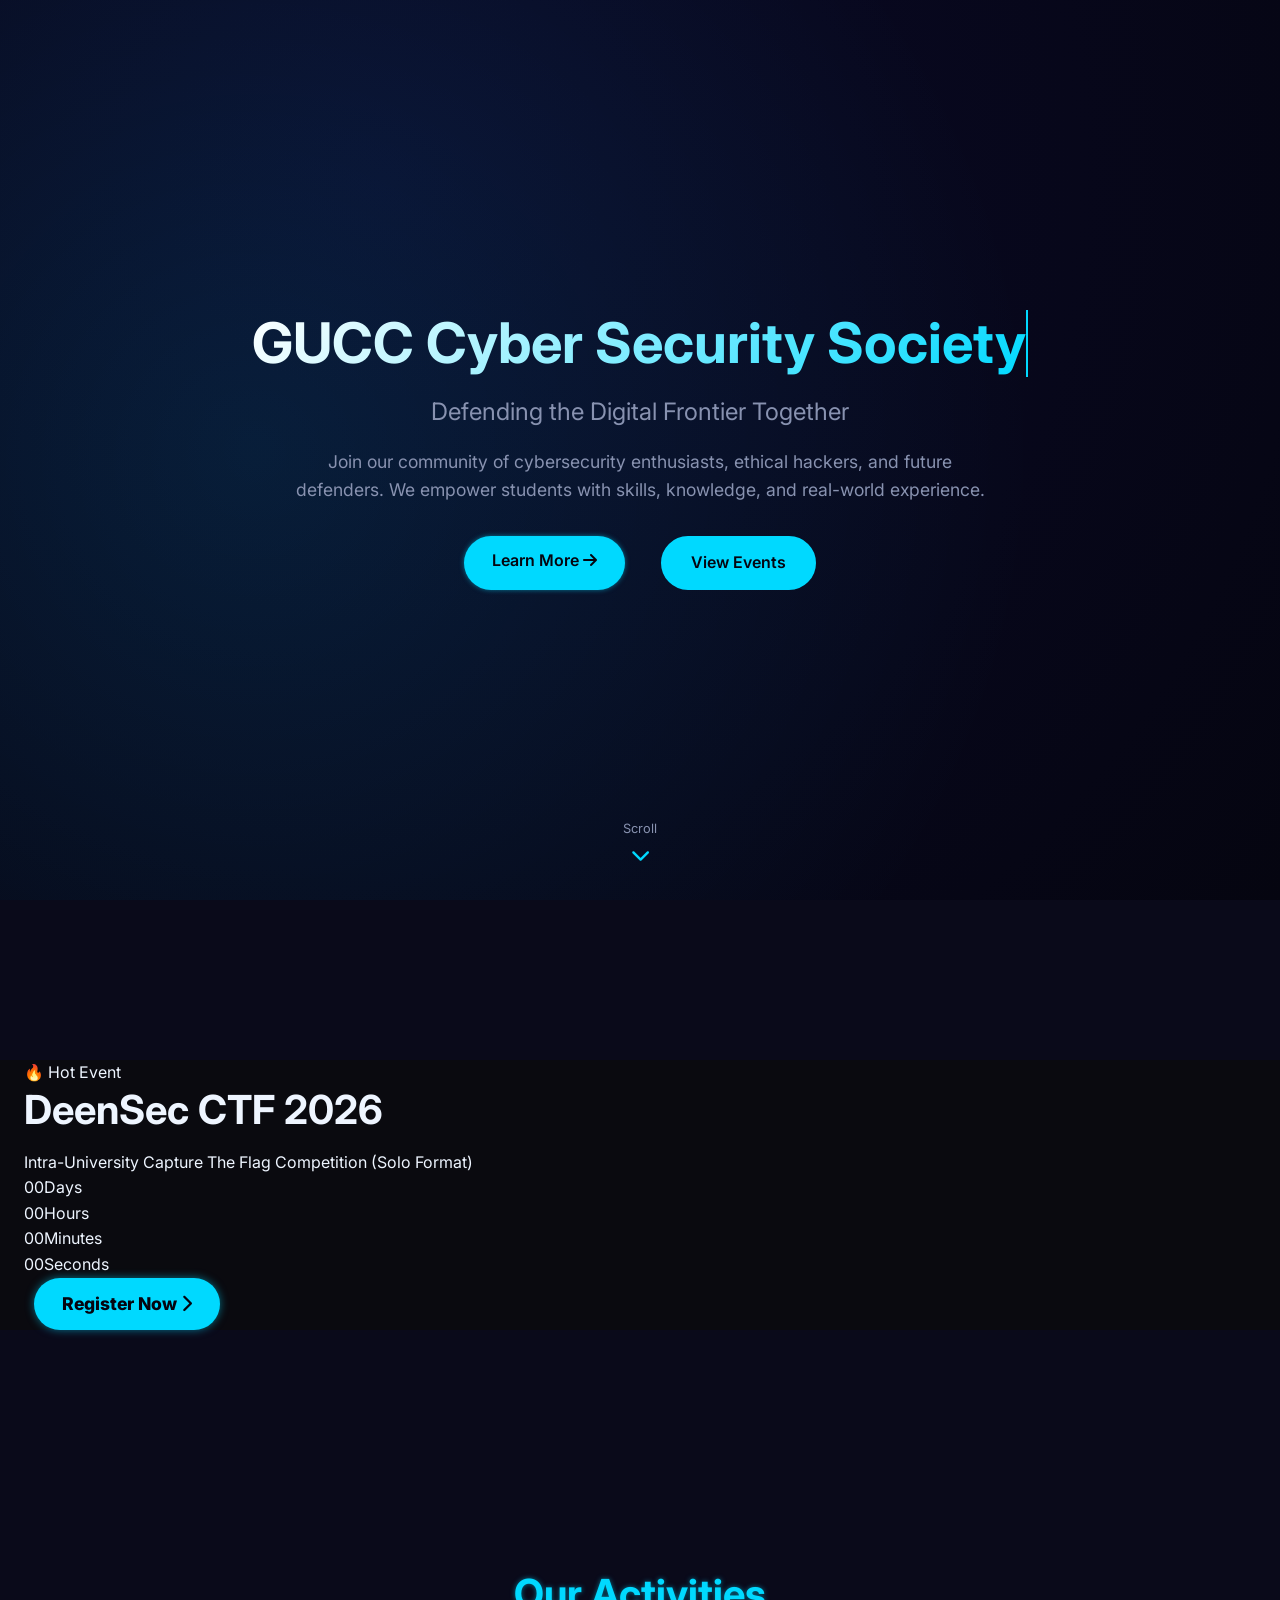
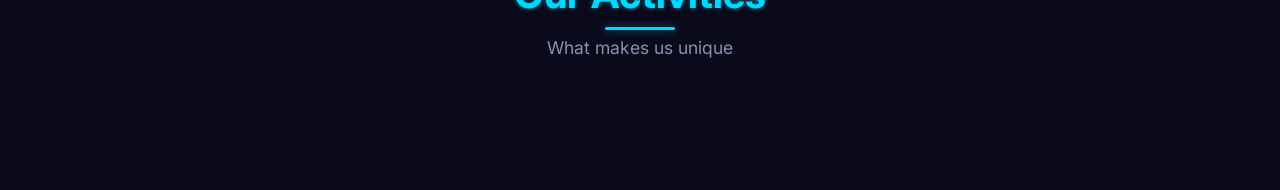
<file: index.html>
<!DOCTYPE html>
<html lang="en">
<head>
    <meta charset="UTF-8">
    <meta name="viewport" content="width=device-width, initial-scale=1.0, viewport-fit=cover">
    <meta name="description" content="GUCC Cyber Security Society – Home of cybersecurity enthusiasts at Green University. Join us for workshops, CTFs, and community.">
    <meta name="keywords" content="GUCC, cyber security, ethical hacking, CTF, Green University">
    <meta name="author" content="GUCC Cyber Security Society">
    <title>GUCC Cyber Security Society | Home</title>
    <link rel="stylesheet" href="style.css">
    <link rel="stylesheet" href="https://cdnjs.cloudflare.com/ajax/libs/font-awesome/6.5.1/css/all.min.css">
    <link href="https://fonts.googleapis.com/css2?family=Inter:opsz,wght@14..32,300;400;500;600;700;800&display=swap" rel="stylesheet">
    <!-- Fallback inline style in case style.css fails to load -->
    <style>
        /* Emergency fallback – ensures page is not just white text */
        body { background: #0a0a0f; color: #eef5ff; font-family: 'Inter', sans-serif; margin:0; padding:0; }
        .container { max-width: 1280px; margin: 0 auto; padding: 0 24px; }
        .navbar, .footer { background: #050510; padding: 1rem; text-align: center; }
        .hero { min-height: 100vh; display: flex; align-items: center; justify-content: center; text-align: center; }
        .btn { display: inline-block; padding: 12px 28px; background: #00d9ff; color: #050510; border-radius: 40px; text-decoration: none; margin: 0 10px; }
    </style>
</head>
<body id="index">

    <!-- ==================== DYNAMIC COMPONENT PLACEHOLDERS ==================== -->
    <div id="navbar-placeholder"></div>
    <div id="page-header-placeholder" style="display: none;"></div> <!-- hidden on homepage -->
    <div id="event-banner-placeholder" style="display: none;"></div> <!-- hidden on homepage -->

    <!-- ==================== HERO SECTION (Static but can be moved to data.js later) ==================== -->
    <section class="hero">
        <div class="hero-overlay"></div>
        <div class="hero-content">
            <h1 class="hero-title glitch-text" data-text="GUCC Cyber Security Society">GUCC Cyber Security Society</h1>
            <p class="hero-subtitle">Defending the Digital Frontier Together</p>
            <p class="hero-description">Join our community of cybersecurity enthusiasts, ethical hackers, and future defenders. We empower students with skills, knowledge, and real-world experience.</p>
            <div class="hero-buttons">
                <a href="about.html" class="btn btn-primary">Learn More <i class="fas fa-arrow-right"></i></a>
                <a href="events.html" class="btn btn-outline">View Events</a>
            </div>
        </div>
        <div class="hero-scroll">
            <span>Scroll</span>
            <i class="fas fa-chevron-down"></i>
        </div>
    </section>

    <!-- ==================== FEATURES SECTION (Dynamic) ==================== -->
    <section class="features">
        <div class="container">
            <div class="features-grid" id="featuresGrid"></div>
        </div>
    </section>

    <!-- ==================== COUNTDOWN PROMO SECTION (Static but data from data.js) ==================== -->
    <section class="ctf-promo">
        <div class="container">
            <div class="ctf-promo-card">
                <span class="ctf-badge">🔥 Hot Event</span>
                <h2>DeenSec CTF 2026</h2>
                <p>Intra-University Capture The Flag Competition (Solo Format)</p>
                <div class="countdown-wrapper">
                    <div class="countdown-item"><span class="countdown-number" id="days">00</span><span class="countdown-label">Days</span></div>
                    <div class="countdown-item"><span class="countdown-number" id="hours">00</span><span class="countdown-label">Hours</span></div>
                    <div class="countdown-item"><span class="countdown-number" id="minutes">00</span><span class="countdown-label">Minutes</span></div>
                    <div class="countdown-item"><span class="countdown-number" id="seconds">00</span><span class="countdown-label">Seconds</span></div>
                </div>
                <a href="contact.html" class="btn btn-register">Register Now <i class="fas fa-chevron-right"></i></a>
            </div>
        </div>
    </section>

    <!-- ==================== STATS SECTION (Dynamic) ==================== -->
    <section class="stats">
        <div class="container">
            <div class="stats-grid" id="statsGrid"></div>
        </div>
    </section>

    <!-- ==================== ACTIVITIES SECTION (Dynamic) ==================== -->
    <section class="activities">
        <div class="container">
            <div class="section-header">
                <h2>Our Activities</h2>
                <p>What makes us unique</p>
            </div>
            <div class="activities-grid" id="activitiesGrid"></div>
        </div>
    </section>

    <!-- ==================== FOOTER PLACEHOLDER ==================== -->
    <div id="footer-placeholder"></div>

    <!-- Scripts (order matters) -->
    <script src="data.js"></script>
    <script src="script.js"></script>
</body>
</html>
</file>
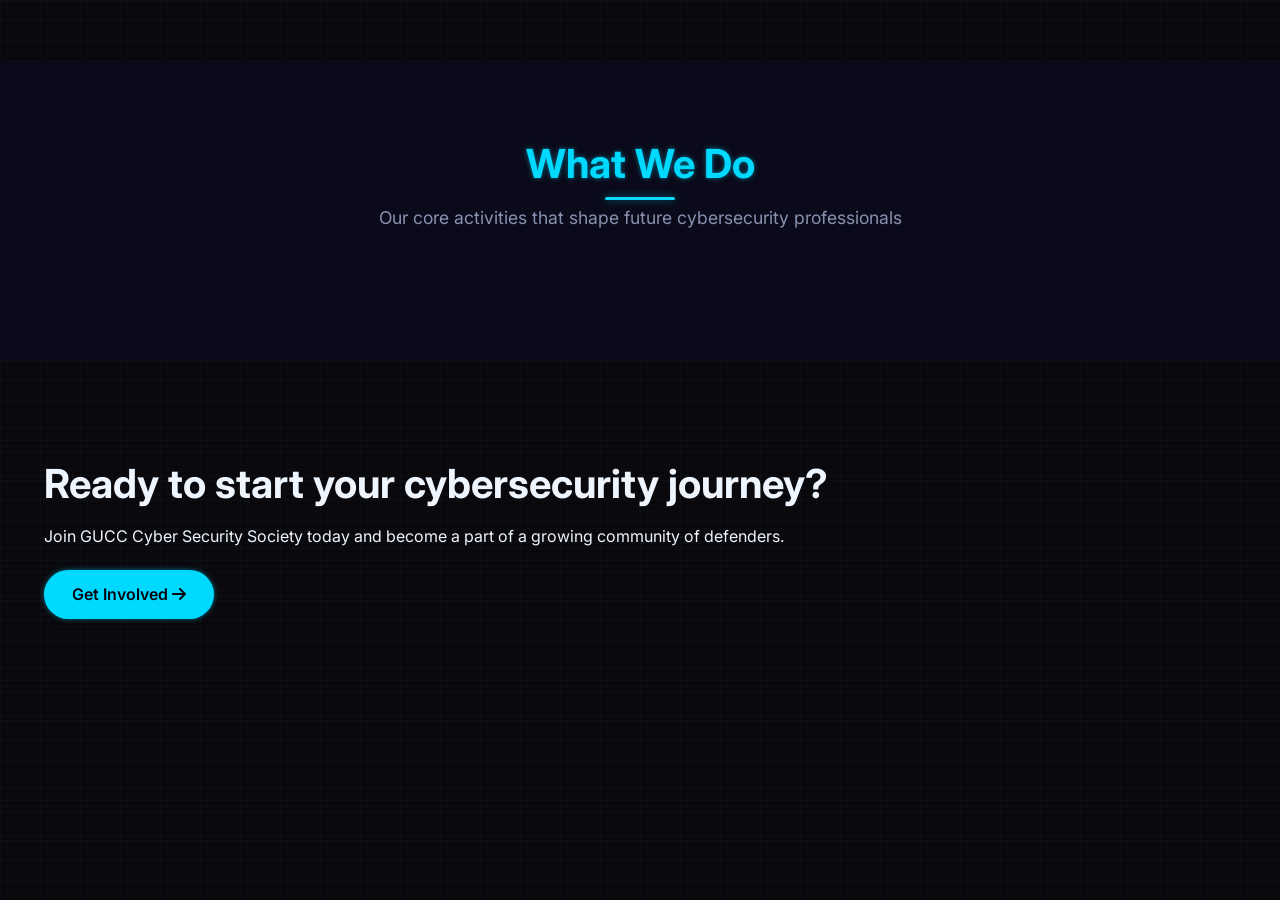
<file: about.html>
<!DOCTYPE html>
<html lang="en">
<head>
    <meta charset="UTF-8">
    <meta name="viewport" content="width=device-width, initial-scale=1.0, viewport-fit=cover">
    <meta name="description" content="About GUCC Cyber Security Society – mission, vision, activities, and the team behind the cybersecurity club at Green University.">
    <meta name="keywords" content="about GUCC, cybersecurity club, mission, activities, Green University">
    <meta name="author" content="GUCC Cyber Security Society">
    <title>GUCC Cyber Security Society | About</title>
    <link rel="stylesheet" href="style.css">
    <link rel="stylesheet" href="https://cdnjs.cloudflare.com/ajax/libs/font-awesome/6.5.1/css/all.min.css">
    <link href="https://fonts.googleapis.com/css2?family=Inter:opsz,wght@14..32,300;400;500;600;700;800&display=swap" rel="stylesheet">
    <!-- Fallback inline styles -->
    <style>
        body { background: #0a0a0f; color: #eef5ff; font-family: 'Inter', sans-serif; margin:0; padding:0; }
        .container { max-width: 1280px; margin: 0 auto; padding: 0 24px; }
        .navbar, .footer { background: #050510; padding: 1rem; text-align: center; }
        .btn { display: inline-block; padding: 12px 28px; background: #00d9ff; color: #050510; border-radius: 40px; text-decoration: none; }
    </style>
</head>
<body id="about">

    <!-- ==================== DYNAMIC COMPONENT PLACEHOLDERS ==================== -->
    <div id="navbar-placeholder"></div>
    <div id="page-header-placeholder"></div>

    <!-- ==================== MAIN ABOUT SECTION (Dynamic) ==================== -->
    <section class="about">
        <div class="container">
            <div class="about-grid" id="aboutGrid"></div>
        </div>
    </section>

    <!-- ==================== ACTIVITIES SECTION (Dynamic) ==================== -->
    <section class="activities" style="background: var(--dark);">
        <div class="container">
            <div class="section-header">
                <h2>What We Do</h2>
                <p>Our core activities that shape future cybersecurity professionals</p>
            </div>
            <div class="activities-grid" id="aboutActivitiesGrid"></div>
        </div>
    </section>

    <!-- ==================== CALL TO ACTION SECTION ==================== -->
    <section class="ctf-promo" style="padding: 60px 0;">
        <div class="container">
            <div class="ctf-promo-card" style="padding: 40px 20px;">
                <h2>Ready to start your cybersecurity journey?</h2>
                <p>Join GUCC Cyber Security Society today and become a part of a growing community of defenders.</p>
                <a href="contact.html" class="btn btn-primary" style="margin-top: 20px;">Get Involved <i class="fas fa-arrow-right"></i></a>
            </div>
        </div>
    </section>

    <!-- ==================== FOOTER PLACEHOLDER ==================== -->
    <div id="footer-placeholder"></div>

    <!-- Scripts (order matters) -->
    <script src="data.js"></script>
    <script src="script.js"></script>
</body>
</html>
</file>
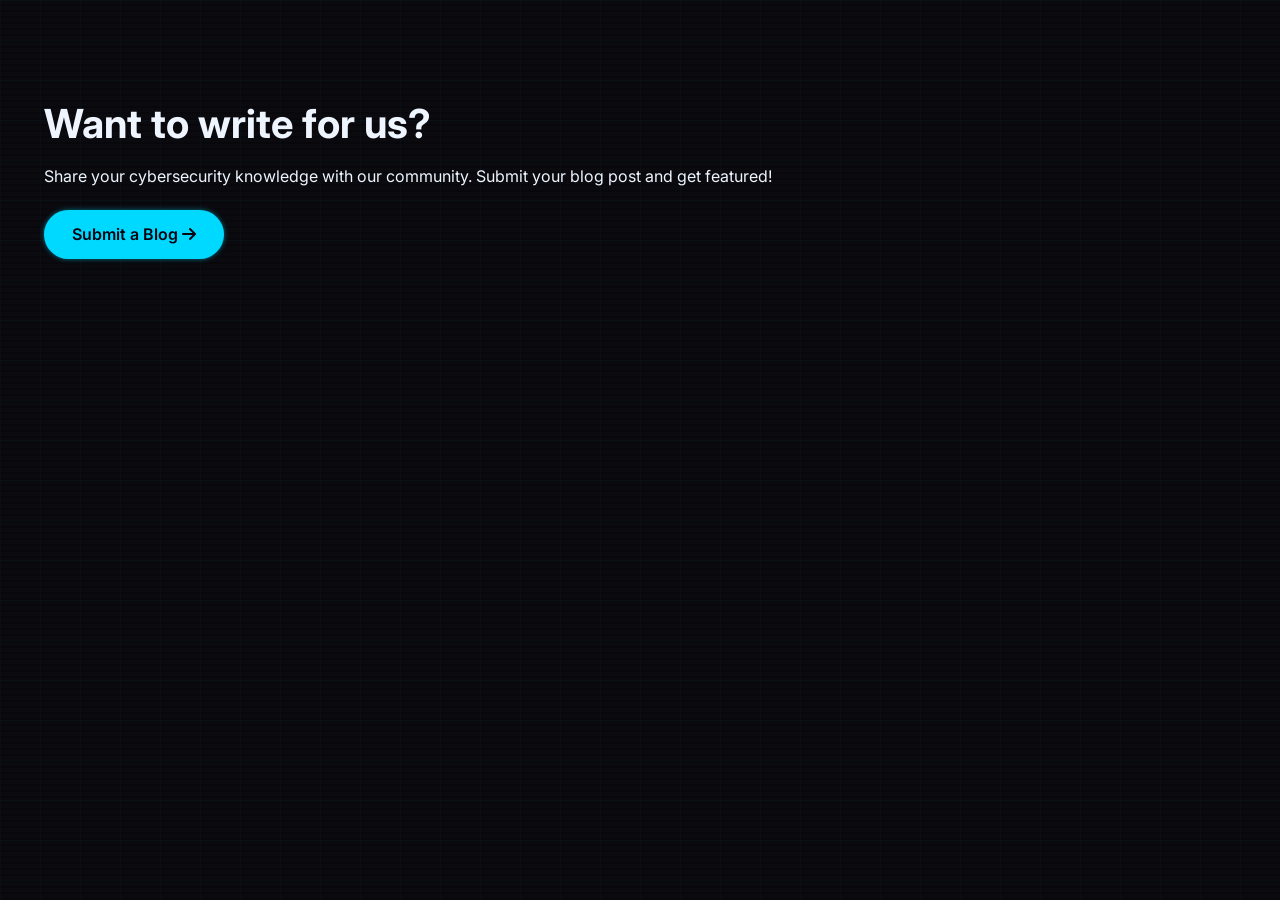
<file: blogs.html>
<!DOCTYPE html>
<html lang="en">
<head>
    <meta charset="UTF-8">
    <meta name="viewport" content="width=device-width, initial-scale=1.0, viewport-fit=cover">
    <meta name="description" content="Blogs and articles on cybersecurity, ethical hacking, CTF tips, and industry insights from GUCC Cyber Security Society.">
    <meta name="keywords" content="cybersecurity blog, ethical hacking, CTF writeups, security articles, GUCC">
    <meta name="author" content="GUCC Cyber Security Society">
    <title>GUCC Cyber Security Society | Blogs</title>
    <link rel="stylesheet" href="style.css">
    <link rel="stylesheet" href="https://cdnjs.cloudflare.com/ajax/libs/font-awesome/6.5.1/css/all.min.css">
    <link href="https://fonts.googleapis.com/css2?family=Inter:opsz,wght@14..32,300;400;500;600;700;800&display=swap" rel="stylesheet">
    <!-- Fallback inline styles -->
    <style>
        body { background: #0a0a0f; color: #eef5ff; font-family: 'Inter', sans-serif; margin:0; padding:0; }
        .container { max-width: 1280px; margin: 0 auto; padding: 0 24px; }
        .navbar, .footer { background: #050510; padding: 1rem; text-align: center; }
        .btn { display: inline-block; padding: 12px 28px; background: #00d9ff; color: #050510; border-radius: 40px; text-decoration: none; }
    </style>
</head>
<body id="blogs">

    <!-- ==================== DYNAMIC COMPONENT PLACEHOLDERS ==================== -->
    <div id="navbar-placeholder"></div>
    <div id="page-header-placeholder"></div>

    <!-- ==================== BLOGS GRID SECTION (Dynamic) ==================== -->
    <section class="blogs">
        <div class="container">
            <div class="blogs-grid" id="blogsGrid"></div>
        </div>
    </section>

    <!-- ==================== CALL TO ACTION SECTION ==================== -->
    <section class="ctf-promo" style="padding: 60px 0;">
        <div class="container">
            <div class="ctf-promo-card" style="padding: 40px 20px;">
                <h2>Want to write for us?</h2>
                <p>Share your cybersecurity knowledge with our community. Submit your blog post and get featured!</p>
                <a href="contact.html" class="btn btn-primary" style="margin-top: 20px;">Submit a Blog <i class="fas fa-arrow-right"></i></a>
            </div>
        </div>
    </section>

    <!-- ==================== FOOTER PLACEHOLDER ==================== -->
    <div id="footer-placeholder"></div>

    <!-- Scripts (order matters) -->
    <script src="data.js"></script>
    <script src="script.js"></script>
</body>
</html>
</file>
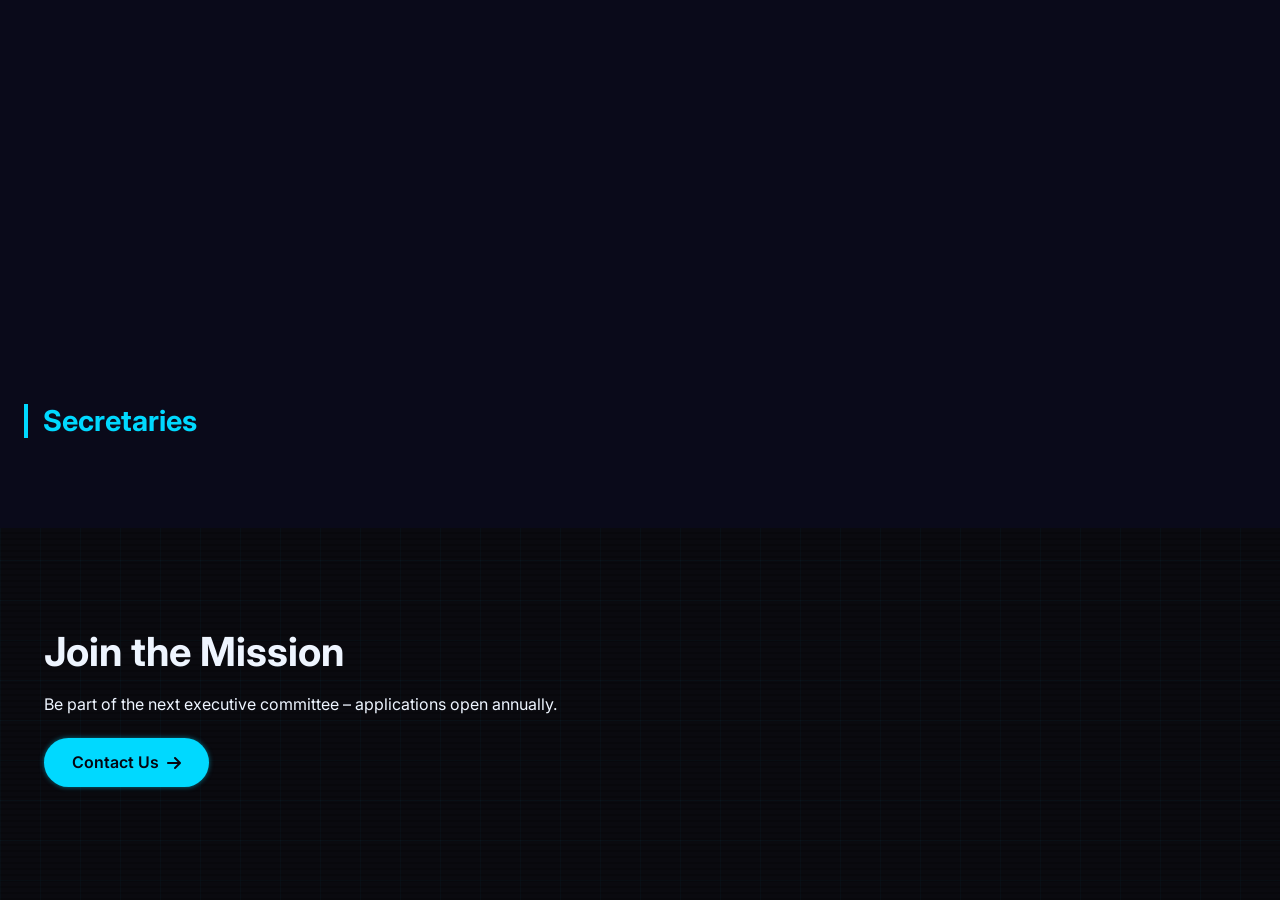
<file: committee.html>
<!DOCTYPE html>
<html lang="en">
<head>
    <meta charset="UTF-8">
    <meta name="viewport" content="width=device-width, initial-scale=1.0, viewport-fit=cover">
    <meta name="description" content="Executive Committee 2025-2026 of GUCC Cyber Security Society – moderators, advisors, and student leaders with horizontal card layout.">
    <meta name="keywords" content="GUCC, cybersecurity committee, executive committee 2025-2026, moderators, student leaders">
    <meta name="author" content="GUCC Cyber Security Society">
    <title>GUCC Cyber Security Society | Committee 2025-2026</title>
    <link rel="stylesheet" href="style.css">
    <link rel="stylesheet" href="https://cdnjs.cloudflare.com/ajax/libs/font-awesome/6.5.1/css/all.min.css">
    <link href="https://fonts.googleapis.com/css2?family=Inter:opsz,wght@14..32,300;400;500;600;700;800&display=swap" rel="stylesheet">
    <style>
        /* quick fallback – ensures cards don't break if CSS fails */
        body { background: #0a0a0f; color: #eef5ff; font-family: 'Inter', sans-serif; margin:0; padding:0; }
        .container { max-width: 1280px; margin: 0 auto; padding: 0 24px; }
    </style>
</head>
<body id="committee">

    <div id="navbar-placeholder"></div>
    <div id="page-header-placeholder"></div>

    <section class="committee-hierarchy">
        <div class="container">
            <!-- Moderator -->
            <div class="hierarchy-level level-1">
                <h3 class="level-title">Moderator</h3>
                <div class="members-horizontal" id="moderatorTree"></div>
            </div>

            <!-- Deputy Moderators -->
            <div class="hierarchy-level level-2">
                <h3 class="level-title">Deputy Moderators</h3>
                <div class="members-horizontal" id="deputyModeratorTree"></div>
            </div>

            <!-- Executive Committee (tree with connectors) -->
            <div class="hierarchy-level exec-level">
                <h3 class="level-title">Executive Committee</h3>
                <div class="exec-tree" id="executiveTree"></div>
            </div>

            <!-- Secretaries -->
            <div class="secretaries-section">
                <h3 class="level-title">Secretaries</h3>
                <div class="secretaries-grid" id="secretariesGrid"></div>
            </div>

            <!-- Other groups (Multimedia, Executive Members) -->
            <div id="otherGroupsContainer"></div>
        </div>
    </section>

    <section class="ctf-promo" style="padding: 60px 0;">
        <div class="container">
            <div class="ctf-promo-card" style="padding: 40px 20px;">
                <h2>Join the Mission</h2>
                <p>Be part of the next executive committee – applications open annually.</p>
                <a href="contact.html" class="btn btn-primary" style="margin-top: 20px;">Contact Us <i class="fas fa-arrow-right"></i></a>
            </div>
        </div>
    </section>

    <div id="footer-placeholder"></div>

    <script src="data.js"></script>
    <script src="script.js"></script>
</body>
</html>
</file>
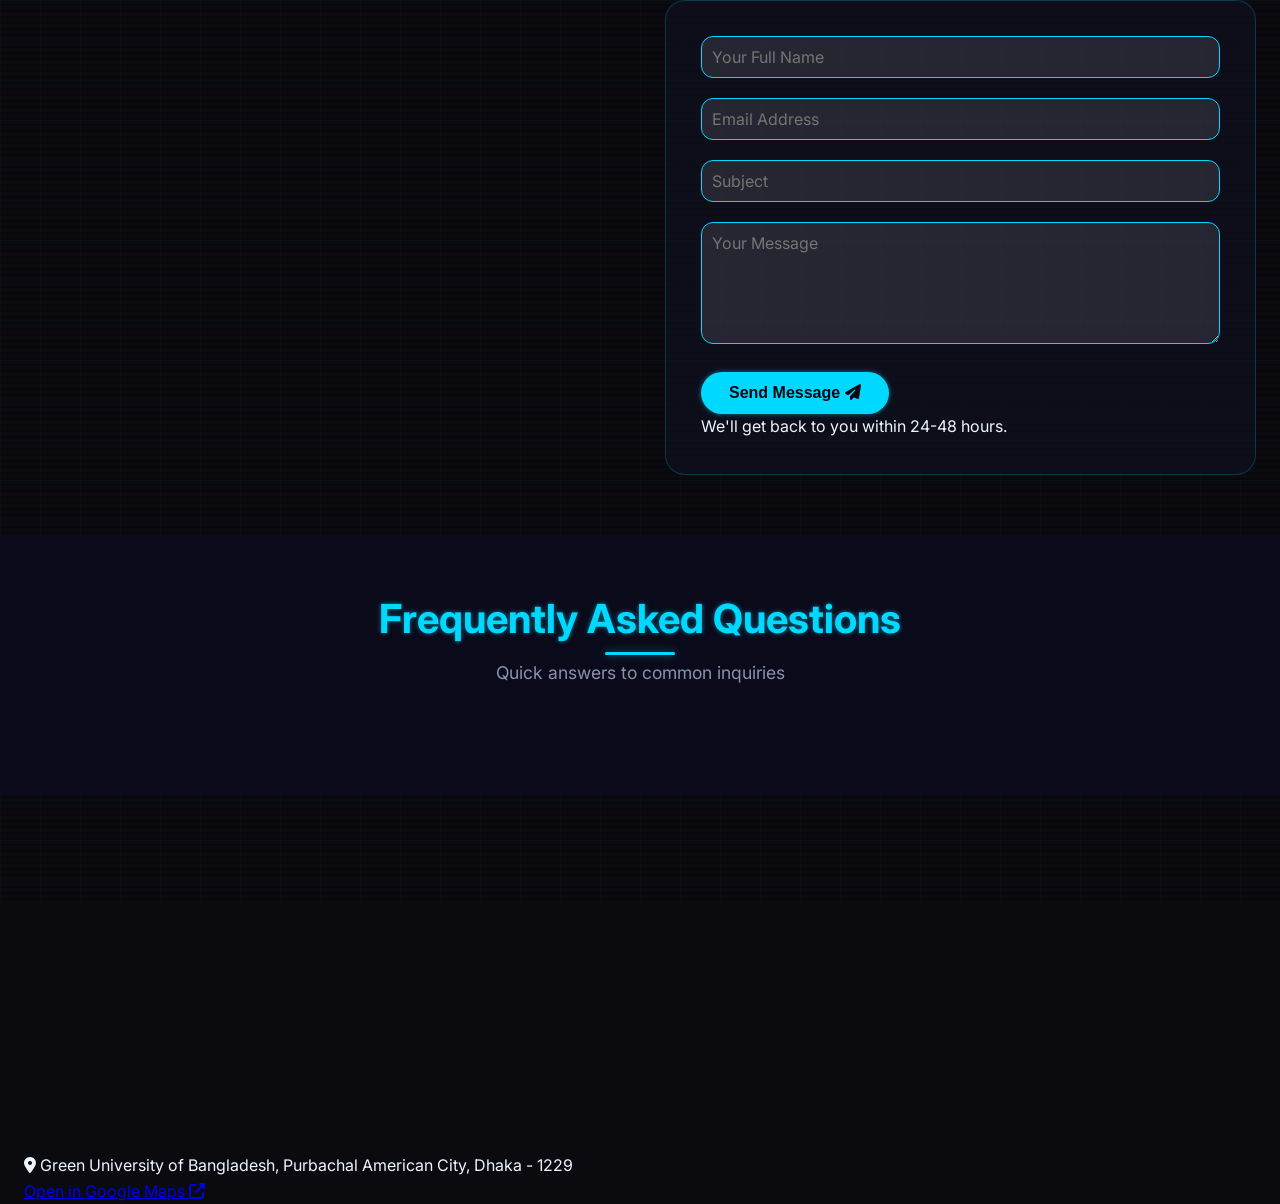
<file: contact.html>
<!DOCTYPE html>
<html lang="en">
<head>
    <meta charset="UTF-8">
    <meta name="viewport" content="width=device-width, initial-scale=1.0, viewport-fit=cover">
    <meta name="description" content="Contact GUCC Cyber Security Society – get in touch for inquiries, collaborations, membership, or event hosting.">
    <meta name="keywords" content="contact GUCC, cybersecurity club email, reach us, Green University">
    <meta name="author" content="GUCC Cyber Security Society">
    <title>GUCC Cyber Security Society | Contact</title>
    <link rel="stylesheet" href="style.css">
    <link rel="stylesheet" href="https://cdnjs.cloudflare.com/ajax/libs/font-awesome/6.5.1/css/all.min.css">
    <link href="https://fonts.googleapis.com/css2?family=Inter:opsz,wght@14..32,300;400;500;600;700;800&display=swap" rel="stylesheet">
    <!-- Fallback inline styles -->
    <style>
        body { background: #0a0a0f; color: #eef5ff; font-family: 'Inter', sans-serif; margin:0; padding:0; }
        .container { max-width: 1280px; margin: 0 auto; padding: 0 24px; }
        .navbar, .footer { background: #050510; padding: 1rem; text-align: center; }
        .btn { display: inline-block; padding: 12px 28px; background: #00d9ff; color: #050510; border-radius: 40px; text-decoration: none; }
        .contact-form input, .contact-form textarea { background: rgba(255,255,255,0.1); border: 1px solid #00d9ff; color: #fff; padding: 10px; }
    </style>
</head>
<body id="contact">

    <!-- ==================== DYNAMIC COMPONENT PLACEHOLDERS ==================== -->
    <div id="navbar-placeholder"></div>
    <div id="page-header-placeholder"></div>

    <!-- ==================== CONTACT SECTION (Dynamic Contact Info + Static Form) ==================== -->
    <section class="contact">
        <div class="container">
            <div class="contact-grid">
                <!-- Left side: Contact cards & social links (dynamic) -->
                <div class="contact-info" id="contactInfo"></div>
                
                <!-- Right side: Contact Form (static) -->
                <div class="contact-form">
                    <form id="contactForm">
                        <div class="form-group">
                            <input type="text" id="name" placeholder="Your Full Name" required>
                        </div>
                        <div class="form-group">
                            <input type="email" id="email" placeholder="Email Address" required>
                        </div>
                        <div class="form-group">
                            <input type="text" id="subject" placeholder="Subject">
                        </div>
                        <div class="form-group">
                            <textarea id="message" rows="5" placeholder="Your Message" required></textarea>
                        </div>
                        <button type="submit" class="btn btn-primary">Send Message <i class="fas fa-paper-plane"></i></button>
                    </form>
                    <p class="form-note">We'll get back to you within 24-48 hours.</p>
                </div>
            </div>
        </div>
    </section>

    <!-- ==================== FAQ SECTION (Dynamic) ==================== -->
    <section class="stats" style="padding: 60px 0;">
        <div class="container">
            <div class="section-header">
                <h2>Frequently Asked Questions</h2>
                <p>Quick answers to common inquiries</p>
            </div>
            <div class="faq-grid" id="faqGrid"></div>
        </div>
    </section>

    <!-- ==================== MAP SECTION ==================== -->
    <div class="map-section">
        <div class="container">
            <div class="map-container">
                <iframe 
                    src="https://www.google.com/maps/embed?pb=!1m18!1m12!1m3!1d3650.123456789012!2d90.5663123!3d23.8295015!2m3!1f0!2f0!3f0!3m2!1i1024!2i768!4f13.1!3m3!1m2!1s0x3755cb0a4c65ef27%3A0xf54f56affbffdc99!2sGreen%20University%20of%20Bangladesh!5e0!3m2!1sen!2sbd!4v1700000000000!5m2!1sen!2sbd" 
                    width="100%" 
                    height="350" 
                    style="border:0; filter: grayscale(10%);" 
                    allowfullscreen="" 
                    loading="lazy" 
                    title="Green University of Bangladesh Campus Map">
                </iframe>
                <div class="map-address">
                    <p><i class="fas fa-map-marker-alt"></i> Green University of Bangladesh, Purbachal American City, Dhaka - 1229</p>
                    <a href="https://www.google.com/maps/place/Green+University+of+Bangladesh/@23.8295015,90.5663123,17z/" target="_blank" rel="noopener noreferrer">Open in Google Maps <i class="fas fa-external-link-alt"></i></a>
                </div>
            </div>
        </div>
    </div>

    <!-- ==================== FOOTER PLACEHOLDER ==================== -->
    <div id="footer-placeholder"></div>

    <!-- Scripts (order matters) -->
    <script src="data.js"></script>
    <script src="script.js"></script>
</body>
</html>
</file>
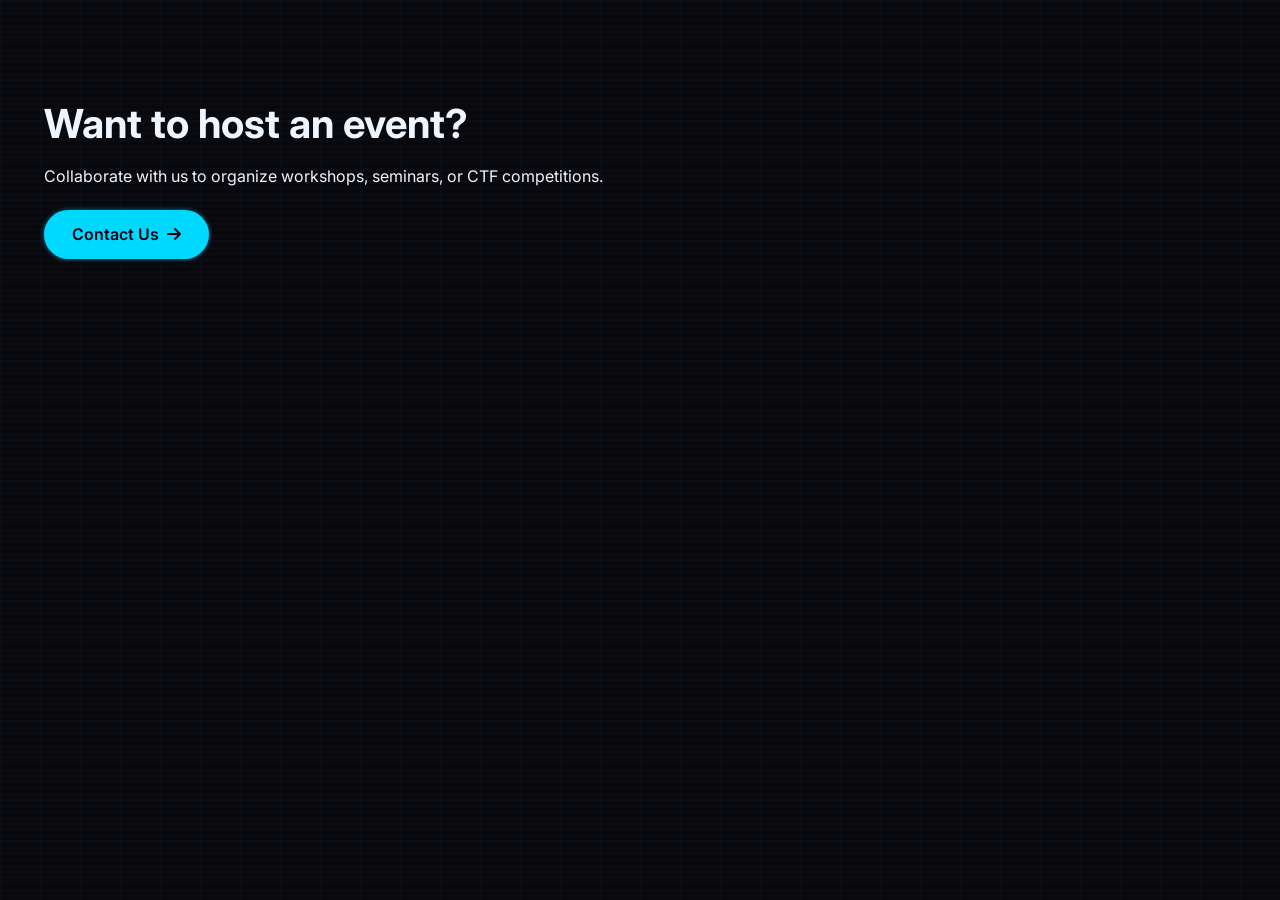
<file: events.html>
<!DOCTYPE html>
<html lang="en">
<head>
    <meta charset="UTF-8">
    <meta name="viewport" content="width=device-width, initial-scale=1.0, viewport-fit=cover">
    <meta name="description" content="Past and upcoming events of GUCC Cyber Security Society – workshops, CTF competitions, webinars, and bootcamps.">
    <meta name="keywords" content="cybersecurity events, CTF, workshops, webinars, GUCC, Green University">
    <meta name="author" content="GUCC Cyber Security Society">
    <title>GUCC Cyber Security Society | Events</title>
    <link rel="stylesheet" href="style.css">
    <link rel="stylesheet" href="https://cdnjs.cloudflare.com/ajax/libs/font-awesome/6.5.1/css/all.min.css">
    <link href="https://fonts.googleapis.com/css2?family=Inter:opsz,wght@14..32,300;400;500;600;700;800&display=swap" rel="stylesheet">
</head>
<body id="events">

    <!-- ==================== DYNAMIC COMPONENT PLACEHOLDERS ==================== -->
    <div id="navbar-placeholder"></div>
    <div id="page-header-placeholder"></div>
    <div id="event-banner-placeholder"></div>

    <!-- ==================== EVENTS GRID SECTION (Dynamic) ==================== -->
    <section class="events">
        <div class="container">
            <div class="events-grid" id="eventsGrid"></div>
        </div>
    </section>

    <!-- ==================== CALL TO ACTION SECTION ==================== -->
    <section class="ctf-promo" style="padding: 60px 0;">
        <div class="container">
            <div class="ctf-promo-card" style="padding: 40px 20px;">
                <h2>Want to host an event?</h2>
                <p>Collaborate with us to organize workshops, seminars, or CTF competitions.</p>
                <a href="contact.html" class="btn btn-primary" style="margin-top: 20px;">Contact Us <i class="fas fa-arrow-right"></i></a>
            </div>
        </div>
    </section>

    <!-- ==================== FOOTER PLACEHOLDER ==================== -->
    <div id="footer-placeholder"></div>

    <!-- Scripts -->
    <script src="data.js"></script>
    <script src="script.js"></script>
</body>
</html>
</file>
<file: style.css>
/* ==================== GOOGLE FONTS & RESET ==================== */
@import url('https://fonts.googleapis.com/css2?family=Inter:opsz,wght@14..32,300;14..32,400;14..32,500;14..32,600;14..32,700;14..32,800&display=swap');

* {
    margin: 0;
    padding: 0;
    box-sizing: border-box;
}

html {
    scroll-behavior: smooth;
}

body {
    font-family: 'Inter', sans-serif;
    background: #0a0a0f;
    color: #eef5ff;
    line-height: 1.6;
    overflow-x: hidden;
    position: relative;
}

/* ==================== HACKER GRID BACKGROUND ==================== */
body::before {
    content: "";
    position: fixed;
    top: 0;
    left: 0;
    width: 100%;
    height: 100%;
    background-image: 
        linear-gradient(rgba(0, 217, 255, 0.03) 1px, transparent 1px),
        linear-gradient(90deg, rgba(0, 217, 255, 0.03) 1px, transparent 1px);
    background-size: 40px 40px;
    pointer-events: none;
    z-index: -2;
}

/* Scanline effect */
body::after {
    content: "";
    position: fixed;
    top: 0;
    left: 0;
    width: 100%;
    height: 100%;
    background: repeating-linear-gradient(
        0deg,
        rgba(0, 0, 0, 0.15) 0px,
        rgba(0, 0, 0, 0.15) 2px,
        transparent 2px,
        transparent 6px
    );
    pointer-events: none;
    z-index: -1;
}

.container {
    max-width: 1280px;
    margin: 0 auto;
    padding: 0 24px;
}

/* ==================== CSS VARIABLES (Neon Cyan Hacker Theme) ==================== */
:root {
    --primary: #00d9ff;
    --primary-dark: #0099cc;
    --primary-glow: rgba(0, 217, 255, 0.5);
    --secondary: #6c63ff;
    --dark: #0a0a1a;
    --darker: #050510;
    --light: #f0f0f0;
    --gray: #8892b0;
    --card-bg: rgba(17, 17, 34, 0.7);
    --card-border: rgba(0, 217, 255, 0.2);
    --transition: all 0.3s ease;
    --shadow: 0 10px 30px -15px rgba(0, 0, 0, 0.5);
    --border-glow: 0 0 15px rgba(0, 217, 255, 0.2);
}

/* ==================== TYPOGRAPHY ==================== */
h1, h2, h3, h4 {
    font-weight: 700;
    line-height: 1.2;
}

h1 { font-size: 3.5rem; }
h2 { font-size: 2.5rem; margin-bottom: 1rem; }
h3 { font-size: 1.5rem; margin-bottom: 0.75rem; }

.section-header {
    text-align: center;
    margin-bottom: 3rem;
}

.section-header h2 {
    color: var(--primary);
    position: relative;
    display: inline-block;
    text-shadow: 0 0 5px var(--primary-glow);
}

.section-header h2::after {
    content: '';
    position: absolute;
    bottom: -12px;
    left: 50%;
    transform: translateX(-50%);
    width: 70px;
    height: 3px;
    background: var(--primary);
    border-radius: 2px;
    box-shadow: 0 0 8px var(--primary-glow);
}

.section-header p {
    color: var(--gray);
    font-size: 1.1rem;
    max-width: 700px;
    margin: 0 auto;
}

/* ==================== GLITCH TEXT EFFECT ==================== */
.glitch-text {
    position: relative;
    animation: glitch-skew 3s infinite linear alternate-reverse;
}

.glitch-text .glitch-layer {
    position: absolute;
    top: 0;
    left: 0;
    width: 100%;
    height: 100%;
    opacity: 0.8;
}

.glitch-text .glitch-layer:nth-child(1) {
    color: var(--primary);
    z-index: -1;
    clip-path: polygon(0% 0%, 100% 0%, 100% 45%, 0% 45%);
    transform: translate(-2px, -2px);
    animation: glitch-shift 2s infinite;
}

.glitch-text .glitch-layer:nth-child(2) {
    color: #ff00c1;
    z-index: -2;
    clip-path: polygon(0% 55%, 100% 55%, 100% 100%, 0% 100%);
    transform: translate(2px, 2px);
    animation: glitch-shift 2.5s infinite reverse;
}

@keyframes glitch-skew {
    0%, 20%, 100% { transform: skew(0deg); }
    21% { transform: skew(1deg); }
    22% { transform: skew(0deg); }
}

@keyframes glitch-shift {
    0% { transform: translate(0); }
    20% { transform: translate(-2px, 2px); }
    40% { transform: translate(2px, -2px); }
    60% { transform: translate(-1px, 1px); }
    80% { transform: translate(1px, -1px); }
    100% { transform: translate(0); }
}

/* ==================== BUTTONS ==================== */
.btn {
    display: inline-flex;
    align-items: center;
    gap: 8px;
    padding: 12px 28px;
    border-radius: 40px;
    text-decoration: none;
    font-weight: 600;
    transition: var(--transition);
    cursor: pointer;
    border: none;
    font-size: 1rem;
    background: transparent;
}

.btn-primary {
    background: var(--primary);
    color: var(--darker);
    box-shadow: 0 0 5px var(--primary-glow);
}

.btn-primary:hover {
    background: var(--primary-dark);
    transform: translateY(-3px);
    box-shadow: 0 10px 20px rgba(0, 217, 255, 0.4);
}

.btn-outline {
    border: 2px solid var(--primary);
    background: transparent;
    color: var(--primary);
}

.btn-outline:hover {
    background: var(--primary);
    color: var(--darker);
    transform: translateY(-3px);
    box-shadow: 0 0 10px var(--primary-glow);
}

.btn-register {
    background: linear-gradient(135deg, var(--primary), var(--secondary));
    color: var(--darker);
    padding: 14px 35px;
    font-size: 1.1rem;
    font-weight: 800;
    box-shadow: 0 0 8px var(--primary-glow);
}

.btn-register:hover {
    transform: translateY(-3px);
    box-shadow: 0 0 20px var(--primary-glow);
    filter: brightness(1.05);
}

.btn-glow {
    background: linear-gradient(135deg, var(--primary), var(--secondary));
    color: var(--darker);
    border: none;
    box-shadow: 0 0 10px var(--primary-glow);
}

.btn-glow:hover {
    transform: translateY(-2px);
    box-shadow: 0 0 20px var(--primary-glow);
}

/* ==================== NAVBAR ==================== */
.navbar {
    position: fixed;
    top: 0;
    width: 100%;
    background: rgba(5, 5, 16, 0.95);
    backdrop-filter: blur(12px);
    z-index: 1000;
    border-bottom: 1px solid rgba(0, 217, 255, 0.3);
    transition: var(--transition);
}

.nav-container {
    max-width: 1280px;
    margin: 0 auto;
    padding: 1rem 24px;
    display: flex;
    justify-content: space-between;
    align-items: center;
}

.logo {
    display: flex;
    align-items: center;
    gap: 12px;
}

.logo-img {
    height: 50px;
    width: auto;
}

.logo-text {
    font-size: 1.3rem;
    font-weight: 700;
    color: var(--light);
}

.logo-highlight {
    color: var(--primary);
    text-shadow: 0 0 5px var(--primary-glow);
}

.nav-menu {
    display: flex;
    gap: 2rem;
    list-style: none;
}

.nav-link {
    color: var(--light);
    text-decoration: none;
    font-weight: 500;
    transition: var(--transition);
    position: relative;
    padding: 5px 0;
}

.nav-link:hover {
    color: var(--primary);
    text-shadow: 0 0 5px var(--primary-glow);
}

.nav-link.active {
    color: var(--primary);
}

.nav-link.active::after {
    content: '';
    position: absolute;
    bottom: -2px;
    left: 0;
    width: 100%;
    height: 2px;
    background: var(--primary);
    box-shadow: 0 0 5px var(--primary-glow);
    border-radius: 2px;
}

.nav-toggle {
    display: none;
    background: none;
    border: none;
    font-size: 1.5rem;
    cursor: pointer;
    color: var(--light);
    transition: var(--transition);
}

.nav-toggle:hover {
    color: var(--primary);
}

/* ==================== PAGE HEADER ==================== */
.page-header {
    padding: 140px 0 70px;
    background: radial-gradient(circle at 20% 30%, rgba(0, 217, 255, 0.08), transparent 70%);
    text-align: center;
    border-bottom: 1px solid rgba(0, 217, 255, 0.2);
    position: relative;
}

.page-header-content { position: relative; }

.header-decor {
    position: absolute;
    font-size: 1rem;
    font-family: monospace;
    color: var(--primary);
    opacity: 0.6;
}

.header-decor.left {
    left: 0;
    top: -20px;
}

.header-decor.right {
    right: 0;
    bottom: -20px;
    top: auto;
}

.bracket { color: var(--primary); }
.tag { color: var(--gray); }

.title-underline {
    width: 100px;
    height: 3px;
    background: var(--primary);
    margin: 20px auto;
    border-radius: 2px;
    box-shadow: 0 0 10px var(--primary-glow);
    animation: pulse-width 2s infinite;
}

@keyframes pulse-width {
    0%, 100% { width: 100px; opacity: 0.6; }
    50% { width: 140px; opacity: 1; }
}

.page-subtitle {
    color: var(--gray);
    font-size: 1.1rem;
    max-width: 650px;
    margin: 0 auto;
}

/* ==================== EVENT BANNER ==================== */
.event-banner {
    margin-top: 30px;
    padding: 20px 0;
    background: rgba(0, 217, 255, 0.03);
    border-bottom: 1px solid rgba(0, 217, 255, 0.2);
}

.banner-content {
    display: flex;
    align-items: center;
    justify-content: space-between;
    flex-wrap: wrap;
    gap: 20px;
    background: var(--card-bg);
    backdrop-filter: blur(10px);
    border-radius: 20px;
    padding: 25px 30px;
    border: 1px solid var(--card-border);
    transition: var(--transition);
}

.banner-content:hover {
    border-color: var(--primary);
    box-shadow: 0 0 20px rgba(0, 217, 255, 0.2);
}

.banner-status {
    display: flex;
    align-items: center;
    gap: 10px;
    background: rgba(0, 0, 0, 0.5);
    padding: 6px 16px;
    border-radius: 30px;
    border: 1px solid var(--primary);
}

.status-dot {
    width: 10px;
    height: 10px;
    background: var(--primary);
    border-radius: 50%;
    animation: pulse-dot 1.5s infinite;
    box-shadow: 0 0 5px var(--primary);
}

@keyframes pulse-dot {
    0%, 100% { opacity: 0.4; transform: scale(0.8); }
    50% { opacity: 1; transform: scale(1.2); }
}

.status-text {
    font-weight: 600;
    color: var(--primary);
    text-transform: uppercase;
    font-size: 0.8rem;
}

.banner-event-info h2 {
    margin: 0 0 8px 0;
    font-size: 1.6rem;
}

.banner-meta {
    display: flex;
    gap: 20px;
    font-size: 0.9rem;
    color: var(--gray);
}

.banner-meta i {
    color: var(--primary);
    margin-right: 5px;
}

/* ==================== HERO SECTION ==================== */
.hero {
    min-height: 100vh;
    display: flex;
    flex-direction: column;
    justify-content: center;
    align-items: center;
    position: relative;
    background: radial-gradient(circle at 30% 20%, #0a0a2a, var(--darker));
    overflow: hidden;
}

.hero-overlay {
    position: absolute;
    top: 0;
    left: 0;
    width: 100%;
    height: 100%;
    background: radial-gradient(circle at 20% 50%, rgba(0,217,255,0.1) 0%, transparent 70%);
}

.hero-content {
    text-align: center;
    z-index: 2;
    max-width: 850px;
    padding: 0 20px;
}

.hero-title {
    font-size: 3.5rem;
    background: linear-gradient(135deg, #fff 0%, var(--primary) 100%);
    -webkit-background-clip: text;
    background-clip: text;
    color: transparent;
    margin-bottom: 1rem;
    overflow: hidden;
    border-right: 2px solid var(--primary);
    white-space: nowrap;
    width: 0;
    animation: typing 1.2s steps(30, end) forwards, blink 0.75s step-end infinite;
}

@keyframes typing {
    from { width: 0; }
    to { width: 100%; }
}
@keyframes blink {
    0%, 100% { border-color: transparent; }
    50% { border-color: var(--primary); }
}
@media (max-width: 768px) {
    .hero-title {
        white-space: normal;
        border-right: none;
        animation: none;
        width: auto;
    }
}

.hero-subtitle {
    font-size: 1.5rem;
    color: var(--gray);
    margin-bottom: 1rem;
}

.hero-description {
    font-size: 1.1rem;
    color: var(--gray);
    margin-bottom: 2rem;
    max-width: 700px;
    margin-left: auto;
    margin-right: auto;
}

.hero-buttons {
    display: flex;
    gap: 1rem;
    justify-content: center;
    flex-wrap: wrap;
}

.hero-scroll {
    position: absolute;
    bottom: 30px;
    text-align: center;
    animation: bounce 2s infinite;
    cursor: pointer;
    z-index: 2;
}

.hero-scroll span {
    display: block;
    font-size: 0.8rem;
    color: var(--gray);
    margin-bottom: 5px;
}

.hero-scroll i {
    color: var(--primary);
    font-size: 1.2rem;
}

@keyframes bounce {
    0%, 100% { transform: translateY(0); }
    50% { transform: translateY(10px); }
}

/* ==================== FEATURES, STATS, ACTIVITIES ==================== */
.features, .stats, .activities {
    padding: 80px 0;
    background: var(--dark);
}

.features-grid, .stats-grid, .activities-grid, .blogs-grid, .committee-grid {
    display: grid;
    grid-template-columns: repeat(auto-fit, minmax(280px, 1fr));
    gap: 30px;
}

.feature-card, .activity-card, .member-card, .blog-card {
    background: var(--card-bg);
    backdrop-filter: blur(8px);
    border-radius: 20px;
    padding: 30px;
    transition: var(--transition);
    border: 1px solid var(--card-border);
}

.feature-card:hover, .activity-card:hover, .member-card:hover, .blog-card:hover {
    transform: translateY(-8px);
    border-color: var(--primary);
    box-shadow: 0 0 25px rgba(0, 217, 255, 0.25);
}

.feature-icon, .activity-icon, .member-image {
    width: 70px;
    height: 70px;
    background: rgba(0, 217, 255, 0.1);
    border-radius: 50%;
    display: flex;
    align-items: center;
    justify-content: center;
    margin-bottom: 1.5rem;
}

.feature-icon i, .activity-icon i, .member-image i {
    font-size: 2rem;
    color: var(--primary);
}

.stat-card {
    text-align: center;
    padding: 20px;
}

.stat-number {
    font-size: 3rem;
    font-weight: 800;
    color: var(--primary);
    display: block;
    line-height: 1;
    text-shadow: 0 0 8px var(--primary-glow);
}

.stat-label {
    color: var(--gray);
    font-size: 1rem;
    margin-top: 8px;
    display: block;
}

/* ==================== COMPACT EVENT CARDS ==================== */
.events-grid {
    display: grid;
    grid-template-columns: repeat(auto-fill, minmax(320px, 1fr));
    gap: 24px;
}

.event-card-compact {
    background: var(--card-bg);
    backdrop-filter: blur(8px);
    border-radius: 20px;
    padding: 1.2rem;
    border: 1px solid var(--card-border);
    transition: all 0.25s ease;
}

.event-card-compact:hover {
    transform: translateY(-4px);
    border-color: var(--primary);
    box-shadow: 0 0 18px rgba(0, 217, 255, 0.25);
}

.event-header {
    display: flex;
    justify-content: space-between;
    align-items: center;
    margin-bottom: 0.8rem;
    flex-wrap: wrap;
    gap: 8px;
}

.event-date-inline {
    font-size: 0.7rem;
    font-weight: 600;
    color: var(--primary);
    background: rgba(0, 217, 255, 0.12);
    padding: 4px 12px;
    border-radius: 30px;
    letter-spacing: 0.5px;
}

.event-badge {
    font-size: 0.65rem;
    font-weight: 600;
    background: rgba(0, 0, 0, 0.5);
    padding: 4px 10px;
    border-radius: 30px;
    color: var(--light);
}

.event-card-compact h3 {
    font-size: 1.2rem;
    margin-bottom: 0.5rem;
}

.event-card-compact p {
    color: var(--gray);
    font-size: 0.85rem;
    margin-bottom: 0.8rem;
    line-height: 1.45;
}

.event-speakers, .event-extra, .event-location {
    font-size: 0.7rem;
    color: var(--gray);
    margin-top: 6px;
    display: flex;
    align-items: center;
    gap: 6px;
    flex-wrap: wrap;
}

.event-speakers i, .event-location i {
    color: var(--primary);
    width: 16px;
    font-size: 0.7rem;
}

/* ==================== BLOG CARDS ==================== */
.blog-card { padding: 0; overflow: hidden; }
.blog-image {
    width: 100%;
    height: 200px;
    overflow: hidden;
}
.blog-image img {
    width: 100%;
    height: 100%;
    object-fit: cover;
    transition: var(--transition);
}
.blog-card:hover .blog-image img { transform: scale(1.05); }
.blog-content { padding: 20px; }
.blog-category {
    font-size: 0.7rem;
    color: var(--primary);
    text-transform: uppercase;
    letter-spacing: 1px;
    font-weight: 600;
}
.read-more {
    color: var(--primary);
    text-decoration: none;
    font-weight: 500;
    display: inline-flex;
    align-items: center;
    gap: 5px;
    transition: var(--transition);
    margin-top: 10px;
    font-size: 0.85rem;
}
.read-more:hover { gap: 10px; text-shadow: 0 0 3px var(--primary-glow); }

/* ==================== ABOUT PAGE ==================== */
.about-grid {
    display: grid;
    grid-template-columns: 1fr 1fr;
    gap: 50px;
    align-items: center;
    margin-bottom: 60px;
}
.about-list {
    list-style: none;
    margin: 1.5rem 0;
    display: grid;
    grid-template-columns: 1fr 1fr;
    gap: 12px;
}
.about-list li {
    display: flex;
    align-items: center;
    gap: 10px;
    font-size: 0.95rem;
}
.about-list li i { color: var(--primary); }
.about-image img {
    width: 100%;
    border-radius: 20px;
    box-shadow: var(--shadow);
}

/* ==================== COMMITTEE HORIZONTAL CARDS & HIERARCHY ==================== */
.committee-hierarchy {
    padding: 60px 0;
    background: var(--dark);
}
.hierarchy-level {
    margin-bottom: 60px;
    text-align: center;
}
.level-title {
    font-size: 1.8rem;
    color: var(--primary);
    margin-bottom: 30px;
    border-left: 4px solid var(--primary);
    padding-left: 15px;
    text-align: left;
}
.members-horizontal {
    display: flex;
    flex-wrap: wrap;
    justify-content: center;
    gap: 30px;
}

/* Horizontal card layout */
.member-card-detailed {
    display: flex;
    align-items: center;
    gap: 20px;
    text-align: left;
    width: 100%;
    max-width: 480px;
    padding: 20px;
    background: var(--card-bg);
    backdrop-filter: blur(8px);
    border-radius: 24px;
    border: 1px solid var(--card-border);
    transition: all 0.3s ease;
    opacity: 0;
    transform: translateY(30px);
    transition: opacity 0.6s cubic-bezier(0.2, 0.9, 0.4, 1.1), transform 0.6s ease;
}
.member-card-detailed.revealed {
    opacity: 1;
    transform: translateY(0);
}
.member-card-detailed:hover {
    transform: translateY(-6px);
    border-color: var(--primary);
    box-shadow: 0 0 20px rgba(0, 217, 255, 0.25);
}

.member-img-wrapper {
    width: 80px;
    height: 80px;
    flex-shrink: 0;
    background: rgba(0, 217, 255, 0.15);
    border-radius: 50%;
    display: flex;
    align-items: center;
    justify-content: center;
}
.member-img-wrapper i {
    font-size: 3rem;
    color: var(--primary);
}

.member-info { flex: 1; }
.member-info h4 {
    font-size: 1.2rem;
    margin: 0 0 4px 0;
    color: var(--light);
}
.member-role {
    color: var(--primary);
    font-weight: 600;
    font-size: 0.8rem;
    margin-bottom: 8px;
}
.member-contact {
    font-size: 0.7rem;
    color: var(--gray);
    margin: 4px 0;
    display: flex;
    align-items: center;
    gap: 8px;
}
.member-contact i {
    color: var(--primary);
    width: 18px;
    font-size: 0.75rem;
}

/* Executive tree layout */
.exec-tree-container {
    display: flex;
    flex-direction: column;
    align-items: center;
    gap: 20px;
}
.exec-row {
    display: flex;
    justify-content: center;
    gap: 40px;
    flex-wrap: wrap;
}
.exec-connector {
    width: 2px;
    height: 30px;
    background: var(--primary);
    box-shadow: 0 0 6px var(--primary-glow);
}

/* Secretaries & other groups */
.secretaries-grid,
.committee-grid {
    display: grid;
    grid-template-columns: repeat(auto-fit, minmax(450px, 1fr));
    gap: 24px;
}
.committee-group { margin-top: 60px; }

/* Responsive committee cards */
@media (max-width: 640px) {
    .member-card-detailed {
        flex-direction: column;
        text-align: center;
        max-width: 100%;
    }
    .member-info { text-align: center; }
    .member-contact { justify-content: center; }
    .secretaries-grid,
    .committee-grid {
        grid-template-columns: 1fr;
    }
}

/* ==================== CONTACT PAGE ==================== */
.contact-grid {
    display: grid;
    grid-template-columns: 1fr 1fr;
    gap: 50px;
    margin-bottom: 60px;
}
.contact-card {
    display: flex;
    flex-direction: column;
    align-items: center;
    text-align: center;
    padding: 25px;
    background: var(--card-bg);
    border-radius: 20px;
    border: 1px solid var(--card-border);
    margin-bottom: 25px;
    transition: var(--transition);
}
.contact-card:hover {
    border-color: var(--primary);
    transform: translateY(-3px);
}
.contact-card i {
    font-size: 2rem;
    color: var(--primary);
    margin-bottom: 1rem;
}
.contact-form {
    background: var(--card-bg);
    padding: 35px;
    border-radius: 20px;
    border: 1px solid var(--card-border);
}
.form-group { margin-bottom: 20px; }
.form-group input, .form-group textarea {
    width: 100%;
    padding: 14px 18px;
    background: rgba(255, 255, 255, 0.05);
    border: 1px solid rgba(0, 217, 255, 0.2);
    border-radius: 12px;
    color: var(--light);
    font-family: inherit;
    font-size: 1rem;
    transition: var(--transition);
}
.form-group input:focus, .form-group textarea:focus {
    outline: none;
    border-color: var(--primary);
    box-shadow: 0 0 8px rgba(0, 217, 255, 0.3);
}
.faq-grid {
    display: grid;
    grid-template-columns: repeat(auto-fit, minmax(280px, 1fr));
    gap: 30px;
    margin-top: 40px;
}
.faq-card {
    background: var(--card-bg);
    padding: 25px;
    border-radius: 20px;
    border: 1px solid var(--card-border);
    transition: var(--transition);
}
.faq-card:hover {
    border-color: var(--primary);
    transform: translateY(-3px);
}

/* ==================== FOOTER ==================== */
.footer {
    background: var(--darker);
    padding: 60px 0 20px;
    border-top: 1px solid rgba(0, 217, 255, 0.2);
    margin-top: 60px;
}
.footer-content {
    display: grid;
    grid-template-columns: 2fr 1fr 1fr 1.5fr;
    gap: 40px;
    margin-bottom: 40px;
}
.footer-logo .logo-icon {
    width: 50px;
    height: 50px;
    background: rgba(0, 217, 255, 0.1);
    border-radius: 50%;
    display: flex;
    align-items: center;
    justify-content: center;
    margin-bottom: 1rem;
}
.footer-logo .logo-icon i {
    font-size: 1.5rem;
    color: var(--primary);
}
.footer-logo h3 {
    font-size: 1.3rem;
    margin-bottom: 0.5rem;
}
.footer-logo p {
    color: var(--gray);
    font-size: 0.9rem;
    max-width: 300px;
}
.footer-links h4 {
    margin-bottom: 1rem;
    color: var(--primary);
    font-size: 1.1rem;
}
.footer-links ul { list-style: none; }
.footer-links li { margin-bottom: 0.6rem; }
.footer-links a {
    color: var(--gray);
    text-decoration: none;
    transition: var(--transition);
    font-size: 0.9rem;
}
.footer-links a:hover {
    color: var(--primary);
    padding-left: 5px;
}
.social-links {
    display: flex;
    gap: 15px;
    flex-wrap: wrap;
    margin-bottom: 20px;
}
.social-links a {
    width: 40px;
    height: 40px;
    background: rgba(0, 217, 255, 0.1);
    border-radius: 50%;
    display: inline-flex;
    align-items: center;
    justify-content: center;
    color: var(--primary);
    font-size: 1.2rem;
    transition: var(--transition);
}
.social-links a:hover {
    background: var(--primary);
    color: var(--darker);
    transform: translateY(-3px);
    box-shadow: 0 0 10px var(--primary-glow);
}
.copyright {
    font-size: 0.8rem;
    color: var(--gray);
    margin-top: 20px;
}
.footer-bottom {
    text-align: center;
    padding-top: 20px;
    border-top: 1px solid rgba(0, 217, 255, 0.1);
    color: var(--gray);
    font-size: 0.8rem;
}

/* ==================== SCROLL REVEAL ANIMATIONS (Additional) ==================== */
.feature-card, .activity-card, .event-card-compact, .blog-card, .contact-card, .faq-card,
.hierarchy-level, .secretaries-grid .member-card-detailed, .exec-row .member-card-detailed {
    opacity: 0;
    transform: translateY(30px);
    transition: opacity 0.6s cubic-bezier(0.2, 0.9, 0.4, 1.1), transform 0.6s ease;
}
.feature-card.revealed, .activity-card.revealed, .event-card-compact.revealed,
.blog-card.revealed, .contact-card.revealed, .faq-card.revealed,
.hierarchy-level.revealed, .secretaries-grid .member-card-detailed.revealed,
.exec-row .member-card-detailed.revealed {
    opacity: 1;
    transform: translateY(0);
}

/* ==================== RESPONSIVE DESIGN ==================== */
@media (max-width: 1024px) {
    h1 { font-size: 3rem; }
    h2 { font-size: 2rem; }
    .hero-title { font-size: 2.8rem; }
    .footer-content { grid-template-columns: 1fr 1fr; gap: 30px; }
}
@media (max-width: 768px) {
    h1 { font-size: 2.2rem; }
    h2 { font-size: 1.8rem; }
    .hero-title { font-size: 2rem; }
    .hero-subtitle { font-size: 1.2rem; }
    
    .nav-toggle { display: block; }
    .nav-menu {
        position: fixed;
        top: 70px;
        left: -100%;
        width: 100%;
        height: calc(100vh - 70px);
        background: var(--darker);
        backdrop-filter: blur(20px);
        flex-direction: column;
        align-items: center;
        justify-content: center;
        transition: 0.3s ease;
        gap: 2rem;
        z-index: 999;
    }
    .nav-menu.active { left: 0; }
    
    .about-grid, .contact-grid { grid-template-columns: 1fr; }
    .footer-content { grid-template-columns: 1fr; text-align: center; }
    .footer-logo p { margin: 0 auto; }
    
    .countdown-wrapper { gap: 15px; }
    .countdown-item { min-width: 70px; padding: 12px; }
    .countdown-number { font-size: 1.5rem; }
    
    .banner-content { flex-direction: column; text-align: center; }
    .banner-meta { flex-direction: column; gap: 8px; }
    .hero-buttons { flex-direction: column; align-items: center; }
    .btn { width: 200px; justify-content: center; }
    .events-grid { grid-template-columns: 1fr; }
    .exec-row { gap: 20px; }
}
@media (max-width: 480px) {
    .container { padding: 0 16px; }
    .feature-card, .activity-card, .member-card { padding: 20px; }
    .ctf-promo-card { padding: 30px 20px; }
}
</file>
